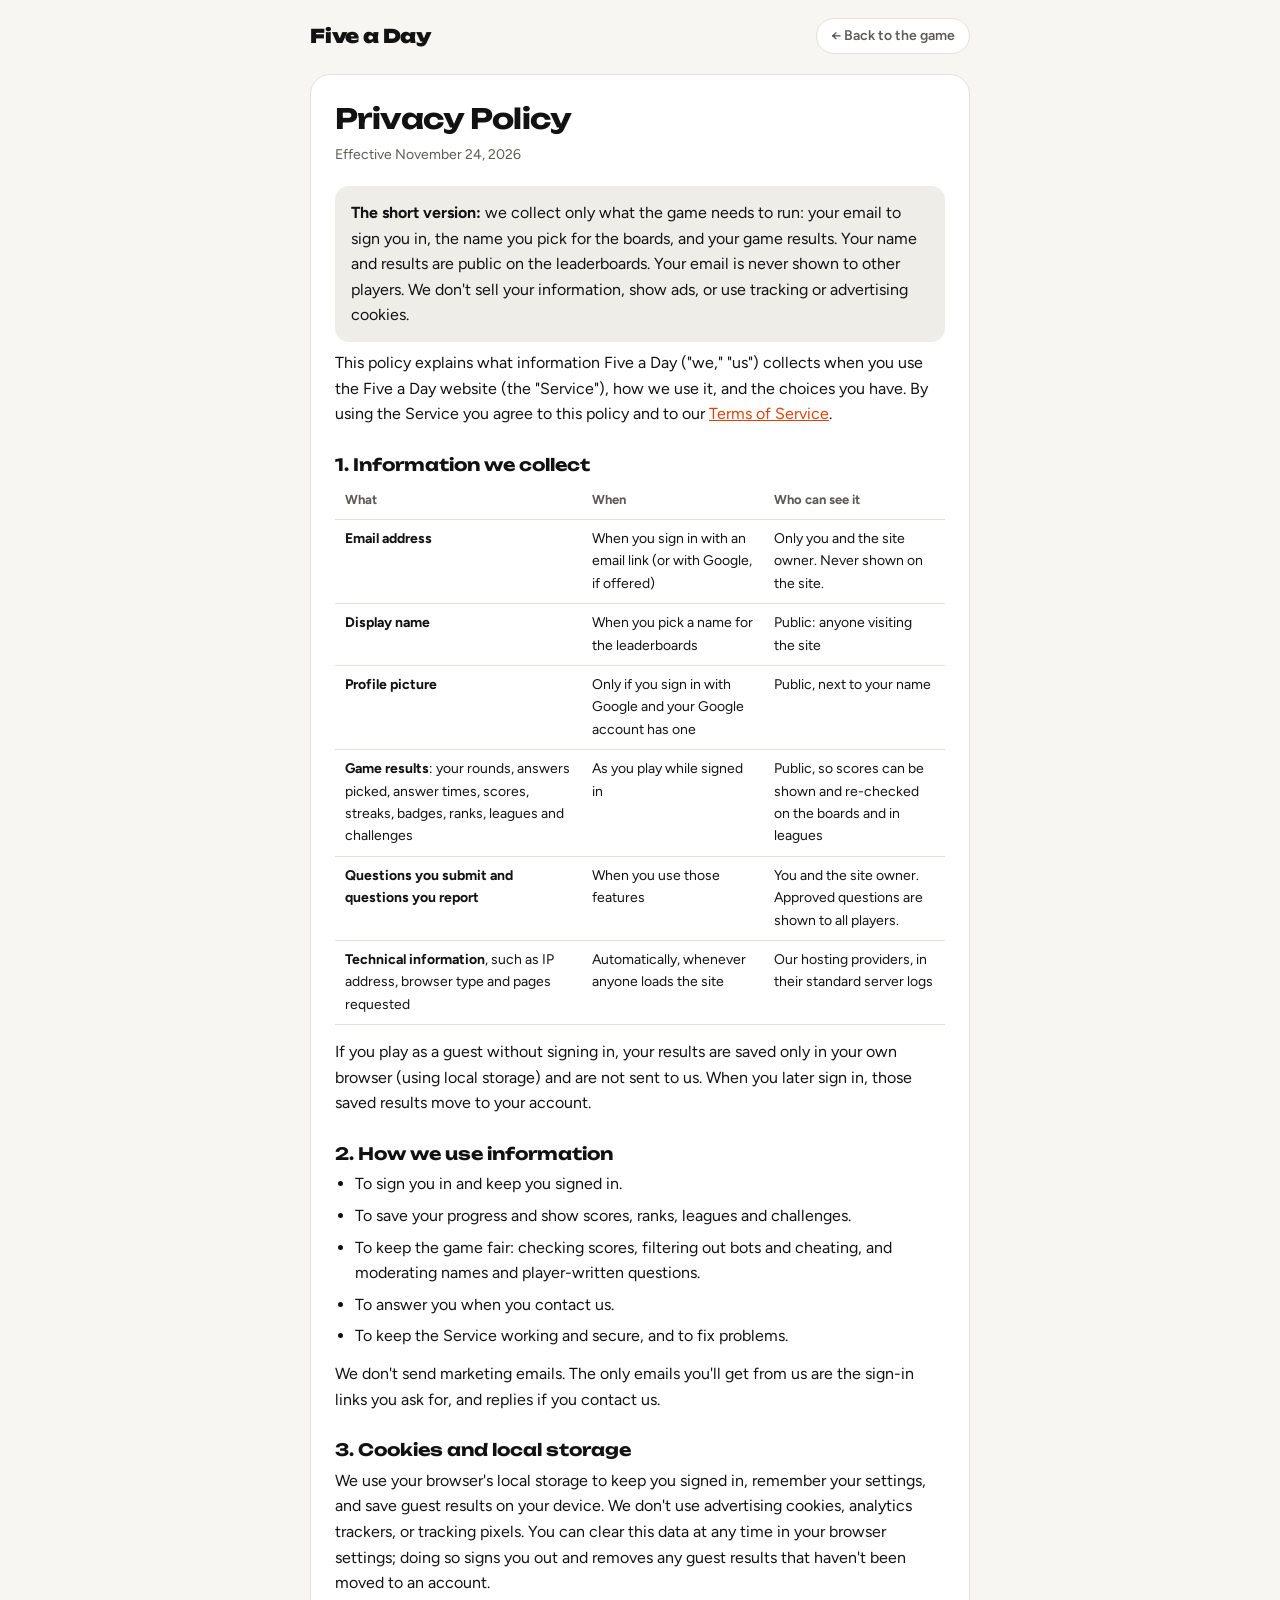
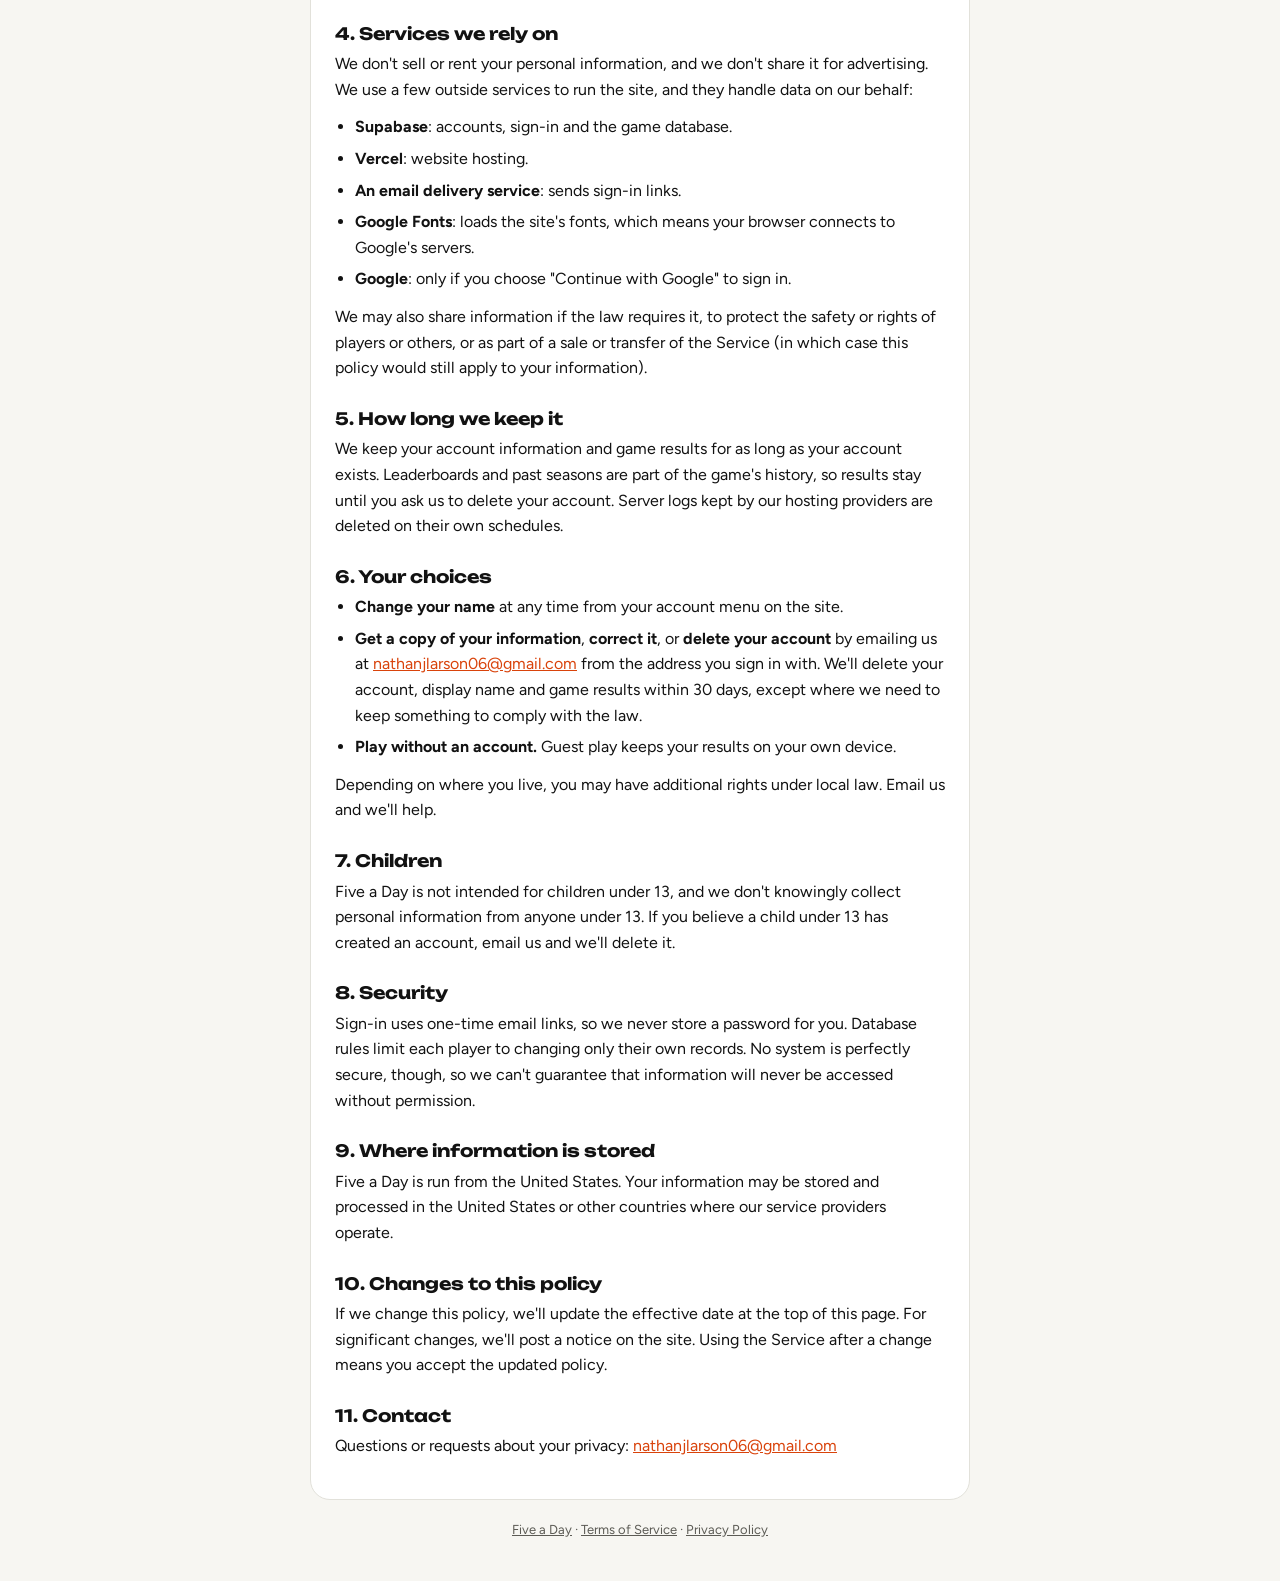
<file: privacy.html>
<!doctype html>
<html lang="en">
<head>
<meta charset="utf-8">
<meta name="viewport" content="width=device-width,initial-scale=1,viewport-fit=cover">
<title>Privacy Policy · Five a Day</title>
<meta name="description" content="How Five a Day collects, uses and protects your information.">
<link rel="canonical" href="https://five-a-day-alpha.vercel.app/privacy.html">
<meta name="theme-color" content="#FF6B2C">
<link rel="icon" href="/favicon.ico" sizes="48x48">
<link rel="icon" href="/favicon.svg" type="image/svg+xml">
<link rel="preconnect" href="https://fonts.googleapis.com">
<link rel="stylesheet" href="https://fonts.googleapis.com/css2?family=Unbounded:wght@700;900&family=Figtree:wght@400;600;700&display=swap">
<link rel="stylesheet" href="/legal.css">
</head>
<body>
<div class="wrap">
  <header>
    <a class="brand" href="/">Five a Day</a>
    <a class="back" href="/">← Back to the game</a>
  </header>

  <article>
    <h1>Privacy Policy</h1>
    <p class="eff">Effective November 24, 2026</p>

    <div class="summary"><p><b>The short version:</b> we collect only what the game needs to run: your email to sign you in, the name you pick for the boards, and your game results. Your name and results are public on the leaderboards. Your email is never shown to other players. We don't sell your information, show ads, or use tracking or advertising cookies.</p></div>

    <p>This policy explains what information Five a Day ("we," "us") collects when you use the Five a Day website (the "Service"), how we use it, and the choices you have. By using the Service you agree to this policy and to our <a href="/terms.html">Terms of Service</a>.</p>

    <h2>1. Information we collect</h2>
    <table>
      <tr><th>What</th><th>When</th><th>Who can see it</th></tr>
      <tr><td><b>Email address</b></td><td>When you sign in with an email link (or with Google, if offered)</td><td>Only you and the site owner. Never shown on the site.</td></tr>
      <tr><td><b>Display name</b></td><td>When you pick a name for the leaderboards</td><td>Public: anyone visiting the site</td></tr>
      <tr><td><b>Profile picture</b></td><td>Only if you sign in with Google and your Google account has one</td><td>Public, next to your name</td></tr>
      <tr><td><b>Game results</b>: your rounds, answers picked, answer times, scores, streaks, badges, ranks, leagues and challenges</td><td>As you play while signed in</td><td>Public, so scores can be shown and re-checked on the boards and in leagues</td></tr>
      <tr><td><b>Questions you submit and questions you report</b></td><td>When you use those features</td><td>You and the site owner. Approved questions are shown to all players.</td></tr>
      <tr><td><b>Technical information</b>, such as IP address, browser type and pages requested</td><td>Automatically, whenever anyone loads the site</td><td>Our hosting providers, in their standard server logs</td></tr>
    </table>
    <p>If you play as a guest without signing in, your results are saved only in your own browser (using local storage) and are not sent to us. When you later sign in, those saved results move to your account.</p>

    <h2>2. How we use information</h2>
    <ul>
      <li>To sign you in and keep you signed in.</li>
      <li>To save your progress and show scores, ranks, leagues and challenges.</li>
      <li>To keep the game fair: checking scores, filtering out bots and cheating, and moderating names and player-written questions.</li>
      <li>To answer you when you contact us.</li>
      <li>To keep the Service working and secure, and to fix problems.</li>
    </ul>
    <p>We don't send marketing emails. The only emails you'll get from us are the sign-in links you ask for, and replies if you contact us.</p>

    <h2>3. Cookies and local storage</h2>
    <p>We use your browser's local storage to keep you signed in, remember your settings, and save guest results on your device. We don't use advertising cookies, analytics trackers, or tracking pixels. You can clear this data at any time in your browser settings; doing so signs you out and removes any guest results that haven't been moved to an account.</p>

    <h2>4. Services we rely on</h2>
    <p>We don't sell or rent your personal information, and we don't share it for advertising. We use a few outside services to run the site, and they handle data on our behalf:</p>
    <ul>
      <li><b>Supabase</b>: accounts, sign-in and the game database.</li>
      <li><b>Vercel</b>: website hosting.</li>
      <li><b>An email delivery service</b>: sends sign-in links.</li>
      <li><b>Google Fonts</b>: loads the site's fonts, which means your browser connects to Google's servers.</li>
      <li><b>Google</b>: only if you choose "Continue with Google" to sign in.</li>
    </ul>
    <p>We may also share information if the law requires it, to protect the safety or rights of players or others, or as part of a sale or transfer of the Service (in which case this policy would still apply to your information).</p>

    <h2>5. How long we keep it</h2>
    <p>We keep your account information and game results for as long as your account exists. Leaderboards and past seasons are part of the game's history, so results stay until you ask us to delete your account. Server logs kept by our hosting providers are deleted on their own schedules.</p>

    <h2>6. Your choices</h2>
    <ul>
      <li><b>Change your name</b> at any time from your account menu on the site.</li>
      <li><b>Get a copy of your information</b>, <b>correct it</b>, or <b>delete your account</b> by emailing us at <a href="mailto:nathanjlarson06@gmail.com">nathanjlarson06@gmail.com</a> from the address you sign in with. We'll delete your account, display name and game results within 30 days, except where we need to keep something to comply with the law.</li>
      <li><b>Play without an account.</b> Guest play keeps your results on your own device.</li>
    </ul>
    <p>Depending on where you live, you may have additional rights under local law. Email us and we'll help.</p>

    <h2>7. Children</h2>
    <p>Five a Day is not intended for children under 13, and we don't knowingly collect personal information from anyone under 13. If you believe a child under 13 has created an account, email us and we'll delete it.</p>

    <h2>8. Security</h2>
    <p>Sign-in uses one-time email links, so we never store a password for you. Database rules limit each player to changing only their own records. No system is perfectly secure, though, so we can't guarantee that information will never be accessed without permission.</p>

    <h2>9. Where information is stored</h2>
    <p>Five a Day is run from the United States. Your information may be stored and processed in the United States or other countries where our service providers operate.</p>

    <h2>10. Changes to this policy</h2>
    <p>If we change this policy, we'll update the effective date at the top of this page. For significant changes, we'll post a notice on the site. Using the Service after a change means you accept the updated policy.</p>

    <h2>11. Contact</h2>
    <p>Questions or requests about your privacy: <a href="mailto:nathanjlarson06@gmail.com">nathanjlarson06@gmail.com</a></p>
  </article>

  <footer><a href="/">Five a Day</a> · <a href="/terms.html">Terms of Service</a> · <a href="/privacy.html">Privacy Policy</a></footer>
</div>
</body>
</html>
</file>
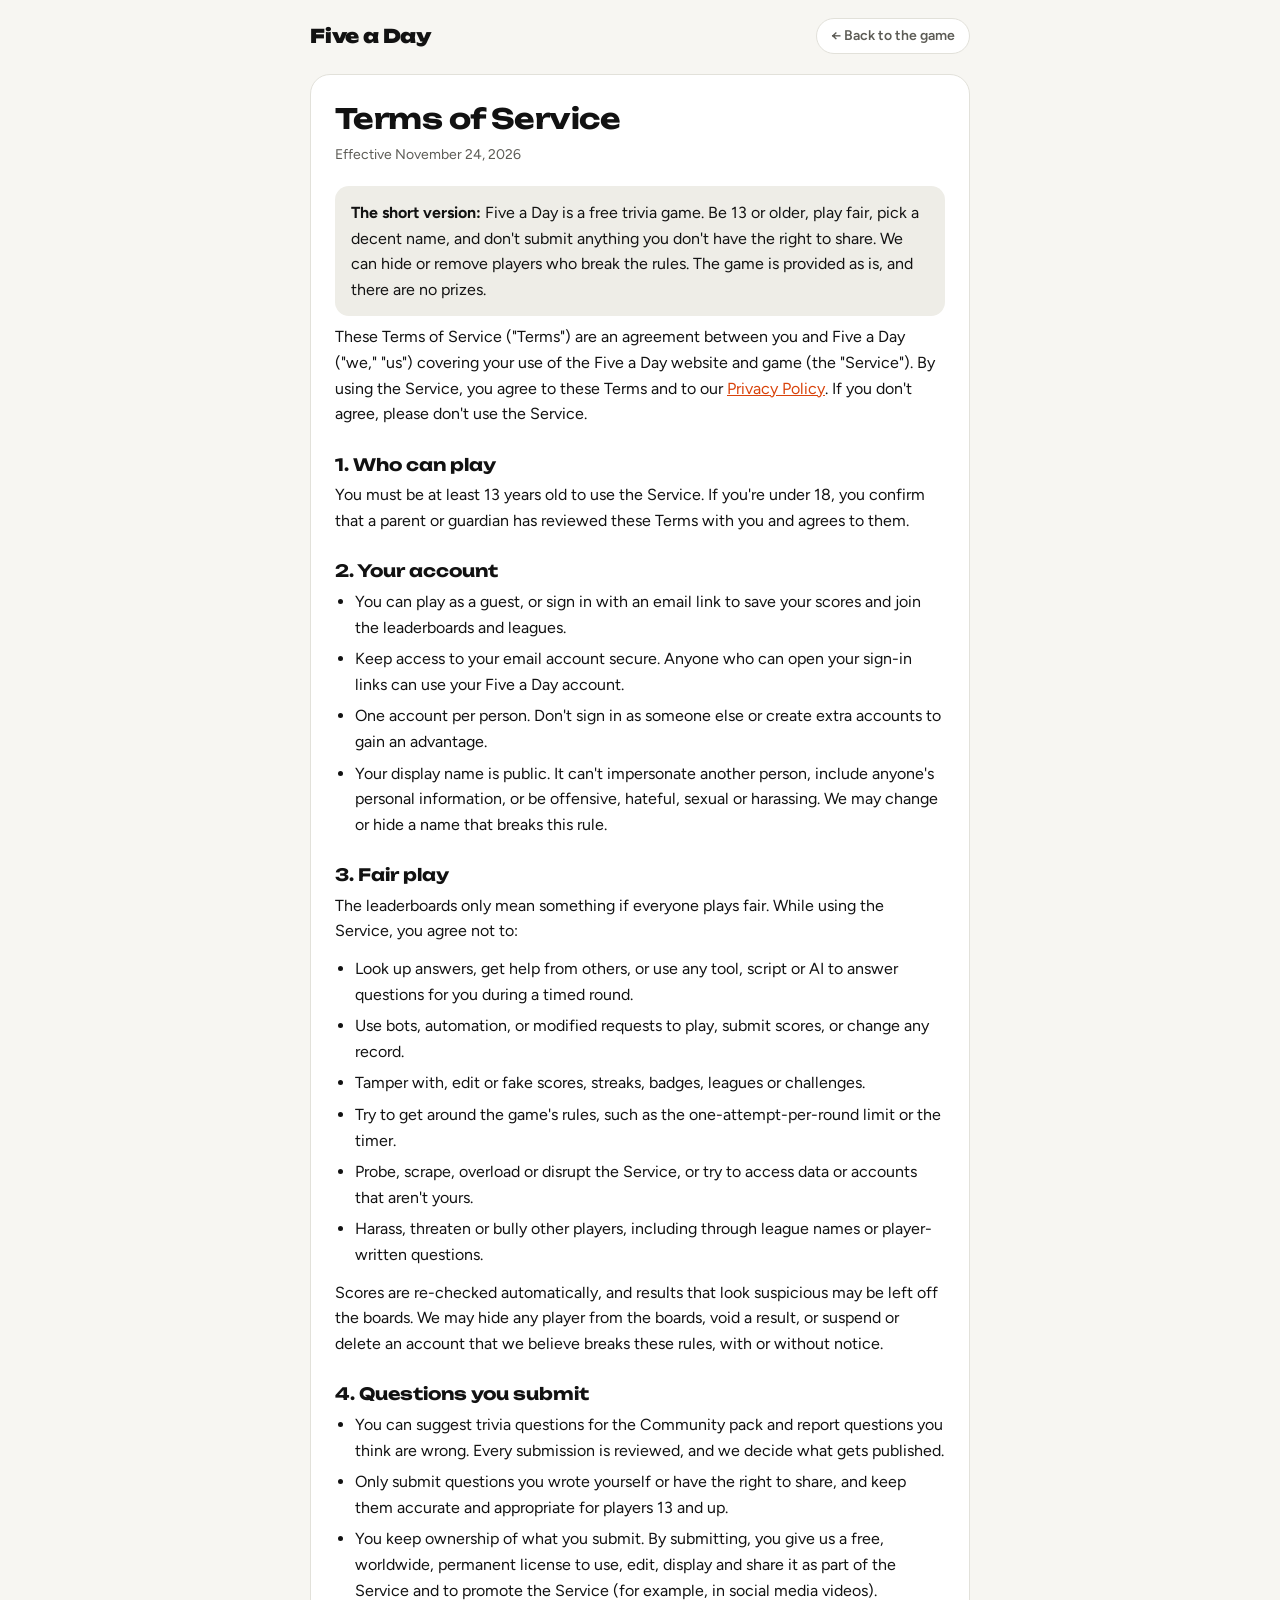
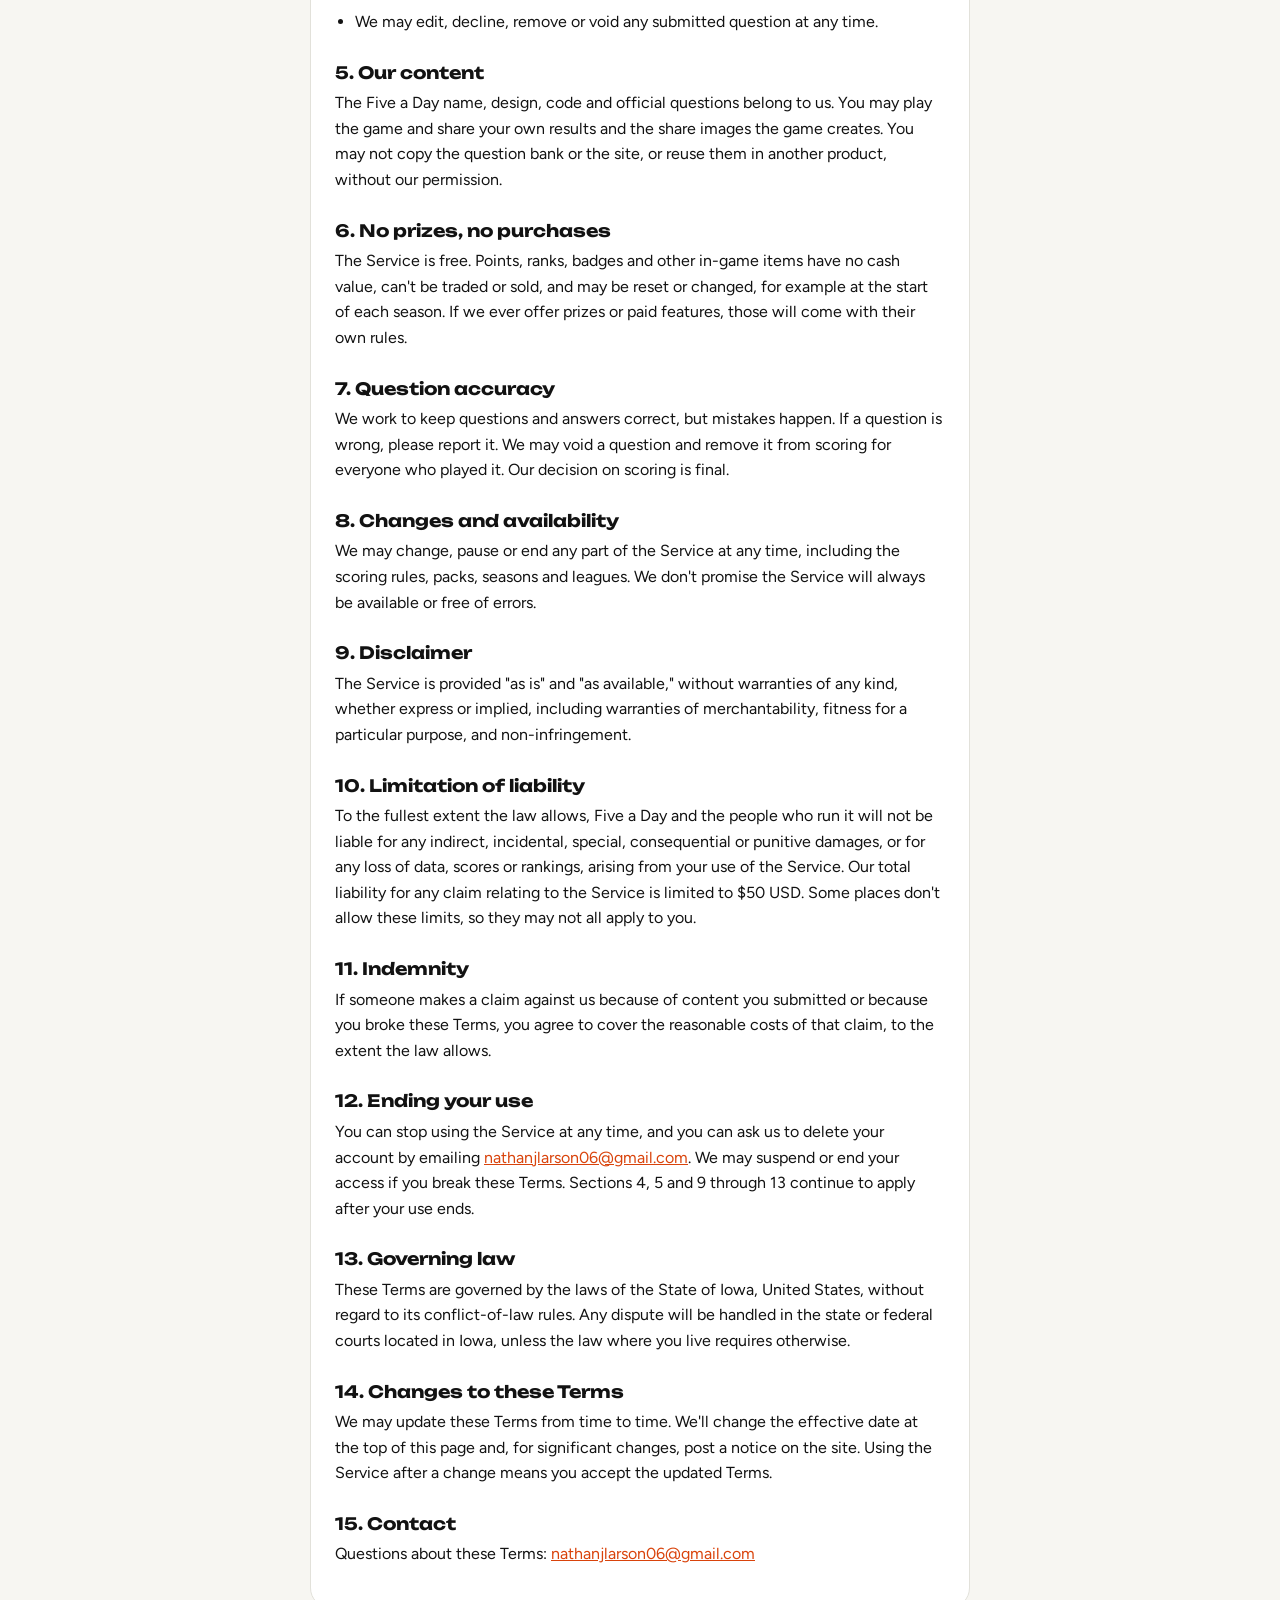
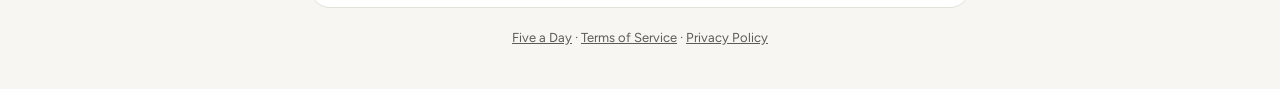
<file: terms.html>
<!doctype html>
<html lang="en">
<head>
<meta charset="utf-8">
<meta name="viewport" content="width=device-width,initial-scale=1,viewport-fit=cover">
<title>Terms of Service · Five a Day</title>
<meta name="description" content="The rules for using Five a Day, the free daily trivia game.">
<link rel="canonical" href="https://five-a-day-alpha.vercel.app/terms.html">
<meta name="theme-color" content="#FF6B2C">
<link rel="icon" href="/favicon.ico" sizes="48x48">
<link rel="icon" href="/favicon.svg" type="image/svg+xml">
<link rel="preconnect" href="https://fonts.googleapis.com">
<link rel="stylesheet" href="https://fonts.googleapis.com/css2?family=Unbounded:wght@700;900&family=Figtree:wght@400;600;700&display=swap">
<link rel="stylesheet" href="/legal.css">
</head>
<body>
<div class="wrap">
  <header>
    <a class="brand" href="/">Five a Day</a>
    <a class="back" href="/">← Back to the game</a>
  </header>

  <article>
    <h1>Terms of Service</h1>
    <p class="eff">Effective November 24, 2026</p>

    <div class="summary"><p><b>The short version:</b> Five a Day is a free trivia game. Be 13 or older, play fair, pick a decent name, and don't submit anything you don't have the right to share. We can hide or remove players who break the rules. The game is provided as is, and there are no prizes.</p></div>

    <p>These Terms of Service ("Terms") are an agreement between you and Five a Day ("we," "us") covering your use of the Five a Day website and game (the "Service"). By using the Service, you agree to these Terms and to our <a href="/privacy.html">Privacy Policy</a>. If you don't agree, please don't use the Service.</p>

    <h2>1. Who can play</h2>
    <p>You must be at least 13 years old to use the Service. If you're under 18, you confirm that a parent or guardian has reviewed these Terms with you and agrees to them.</p>

    <h2>2. Your account</h2>
    <ul>
      <li>You can play as a guest, or sign in with an email link to save your scores and join the leaderboards and leagues.</li>
      <li>Keep access to your email account secure. Anyone who can open your sign-in links can use your Five a Day account.</li>
      <li>One account per person. Don't sign in as someone else or create extra accounts to gain an advantage.</li>
      <li>Your display name is public. It can't impersonate another person, include anyone's personal information, or be offensive, hateful, sexual or harassing. We may change or hide a name that breaks this rule.</li>
    </ul>

    <h2>3. Fair play</h2>
    <p>The leaderboards only mean something if everyone plays fair. While using the Service, you agree not to:</p>
    <ul>
      <li>Look up answers, get help from others, or use any tool, script or AI to answer questions for you during a timed round.</li>
      <li>Use bots, automation, or modified requests to play, submit scores, or change any record.</li>
      <li>Tamper with, edit or fake scores, streaks, badges, leagues or challenges.</li>
      <li>Try to get around the game's rules, such as the one-attempt-per-round limit or the timer.</li>
      <li>Probe, scrape, overload or disrupt the Service, or try to access data or accounts that aren't yours.</li>
      <li>Harass, threaten or bully other players, including through league names or player-written questions.</li>
    </ul>
    <p>Scores are re-checked automatically, and results that look suspicious may be left off the boards. We may hide any player from the boards, void a result, or suspend or delete an account that we believe breaks these rules, with or without notice.</p>

    <h2>4. Questions you submit</h2>
    <ul>
      <li>You can suggest trivia questions for the Community pack and report questions you think are wrong. Every submission is reviewed, and we decide what gets published.</li>
      <li>Only submit questions you wrote yourself or have the right to share, and keep them accurate and appropriate for players 13 and up.</li>
      <li>You keep ownership of what you submit. By submitting, you give us a free, worldwide, permanent license to use, edit, display and share it as part of the Service and to promote the Service (for example, in social media videos).</li>
      <li>We may edit, decline, remove or void any submitted question at any time.</li>
    </ul>

    <h2>5. Our content</h2>
    <p>The Five a Day name, design, code and official questions belong to us. You may play the game and share your own results and the share images the game creates. You may not copy the question bank or the site, or reuse them in another product, without our permission.</p>

    <h2>6. No prizes, no purchases</h2>
    <p>The Service is free. Points, ranks, badges and other in-game items have no cash value, can't be traded or sold, and may be reset or changed, for example at the start of each season. If we ever offer prizes or paid features, those will come with their own rules.</p>

    <h2>7. Question accuracy</h2>
    <p>We work to keep questions and answers correct, but mistakes happen. If a question is wrong, please report it. We may void a question and remove it from scoring for everyone who played it. Our decision on scoring is final.</p>

    <h2>8. Changes and availability</h2>
    <p>We may change, pause or end any part of the Service at any time, including the scoring rules, packs, seasons and leagues. We don't promise the Service will always be available or free of errors.</p>

    <h2>9. Disclaimer</h2>
    <p>The Service is provided "as is" and "as available," without warranties of any kind, whether express or implied, including warranties of merchantability, fitness for a particular purpose, and non-infringement.</p>

    <h2>10. Limitation of liability</h2>
    <p>To the fullest extent the law allows, Five a Day and the people who run it will not be liable for any indirect, incidental, special, consequential or punitive damages, or for any loss of data, scores or rankings, arising from your use of the Service. Our total liability for any claim relating to the Service is limited to $50 USD. Some places don't allow these limits, so they may not all apply to you.</p>

    <h2>11. Indemnity</h2>
    <p>If someone makes a claim against us because of content you submitted or because you broke these Terms, you agree to cover the reasonable costs of that claim, to the extent the law allows.</p>

    <h2>12. Ending your use</h2>
    <p>You can stop using the Service at any time, and you can ask us to delete your account by emailing <a href="mailto:nathanjlarson06@gmail.com">nathanjlarson06@gmail.com</a>. We may suspend or end your access if you break these Terms. Sections 4, 5 and 9 through 13 continue to apply after your use ends.</p>

    <h2>13. Governing law</h2>
    <p>These Terms are governed by the laws of the State of Iowa, United States, without regard to its conflict-of-law rules. Any dispute will be handled in the state or federal courts located in Iowa, unless the law where you live requires otherwise.</p>

    <h2>14. Changes to these Terms</h2>
    <p>We may update these Terms from time to time. We'll change the effective date at the top of this page and, for significant changes, post a notice on the site. Using the Service after a change means you accept the updated Terms.</p>

    <h2>15. Contact</h2>
    <p>Questions about these Terms: <a href="mailto:nathanjlarson06@gmail.com">nathanjlarson06@gmail.com</a></p>
  </article>

  <footer><a href="/">Five a Day</a> · <a href="/terms.html">Terms of Service</a> · <a href="/privacy.html">Privacy Policy</a></footer>
</div>
</body>
</html>
</file>
<file: legal.css>
:root{
  --bg:#F7F6F2; --surface:#FFFFFF; --sunk:#EEEDE7; --ink:#121212; --muted:#5C5B55; --line:#E2E1DA;
  --accent:#D9430B; --gold:#FF6B2C;
  --f-display:"Unbounded","Arial Black",system-ui,sans-serif;
  --f-body:"Figtree",system-ui,-apple-system,"Segoe UI",sans-serif;
  color-scheme:light;
}
@media (prefers-color-scheme: dark){:root{
  --bg:#0E0E0D; --surface:#191917; --sunk:#24241F; --ink:#F5F4EE; --muted:#A9A89E; --line:#32322D;
  --accent:#FF7A45; color-scheme:dark}}
*{box-sizing:border-box}
body{margin:0;background:var(--bg);color:var(--ink);font-family:var(--f-body);font-size:16px;line-height:1.6;
  padding:env(safe-area-inset-top,0px) 16px calc(40px + env(safe-area-inset-bottom,0px))}
.wrap{max-width:660px;margin:0 auto}
header{display:flex;align-items:center;justify-content:space-between;gap:12px;padding:18px 0 8px}
.brand{font-family:var(--f-display);font-weight:900;font-size:19px;color:var(--ink);text-decoration:none;letter-spacing:-.01em}
.back{color:var(--muted);text-decoration:none;font-weight:600;font-size:14px;border:1px solid var(--line);background:var(--surface);border-radius:999px;padding:6px 14px}
.back:hover{color:var(--ink)}
article{background:var(--surface);border:1px solid var(--line);border-radius:20px;padding:28px 24px;margin-top:12px}
h1,h2{font-family:var(--f-display);line-height:1.15;margin:0;text-wrap:balance}
h1{font-size:28px;letter-spacing:-.02em}
h2{font-size:17px;margin:28px 0 8px}
.eff{color:var(--muted);font-size:14px;margin:8px 0 20px}
.summary{background:var(--sunk);border-radius:14px;padding:14px 16px;margin:0 0 8px}
.summary p{margin:0}
p,ul{margin:0 0 12px}
ul{padding-left:20px}
li{margin-bottom:6px}
a{color:var(--accent)}
table{width:100%;border-collapse:collapse;font-size:14px;margin:4px 0 14px}
th,td{text-align:left;vertical-align:top;padding:8px 10px;border-bottom:1px solid var(--line)}
th{font-weight:700;color:var(--muted);font-size:13px}
footer{text-align:center;color:var(--muted);font-size:13px;margin-top:20px}
footer a{color:var(--muted)}
@media (max-width:480px){article{padding:22px 18px}h1{font-size:24px}}
</file>
